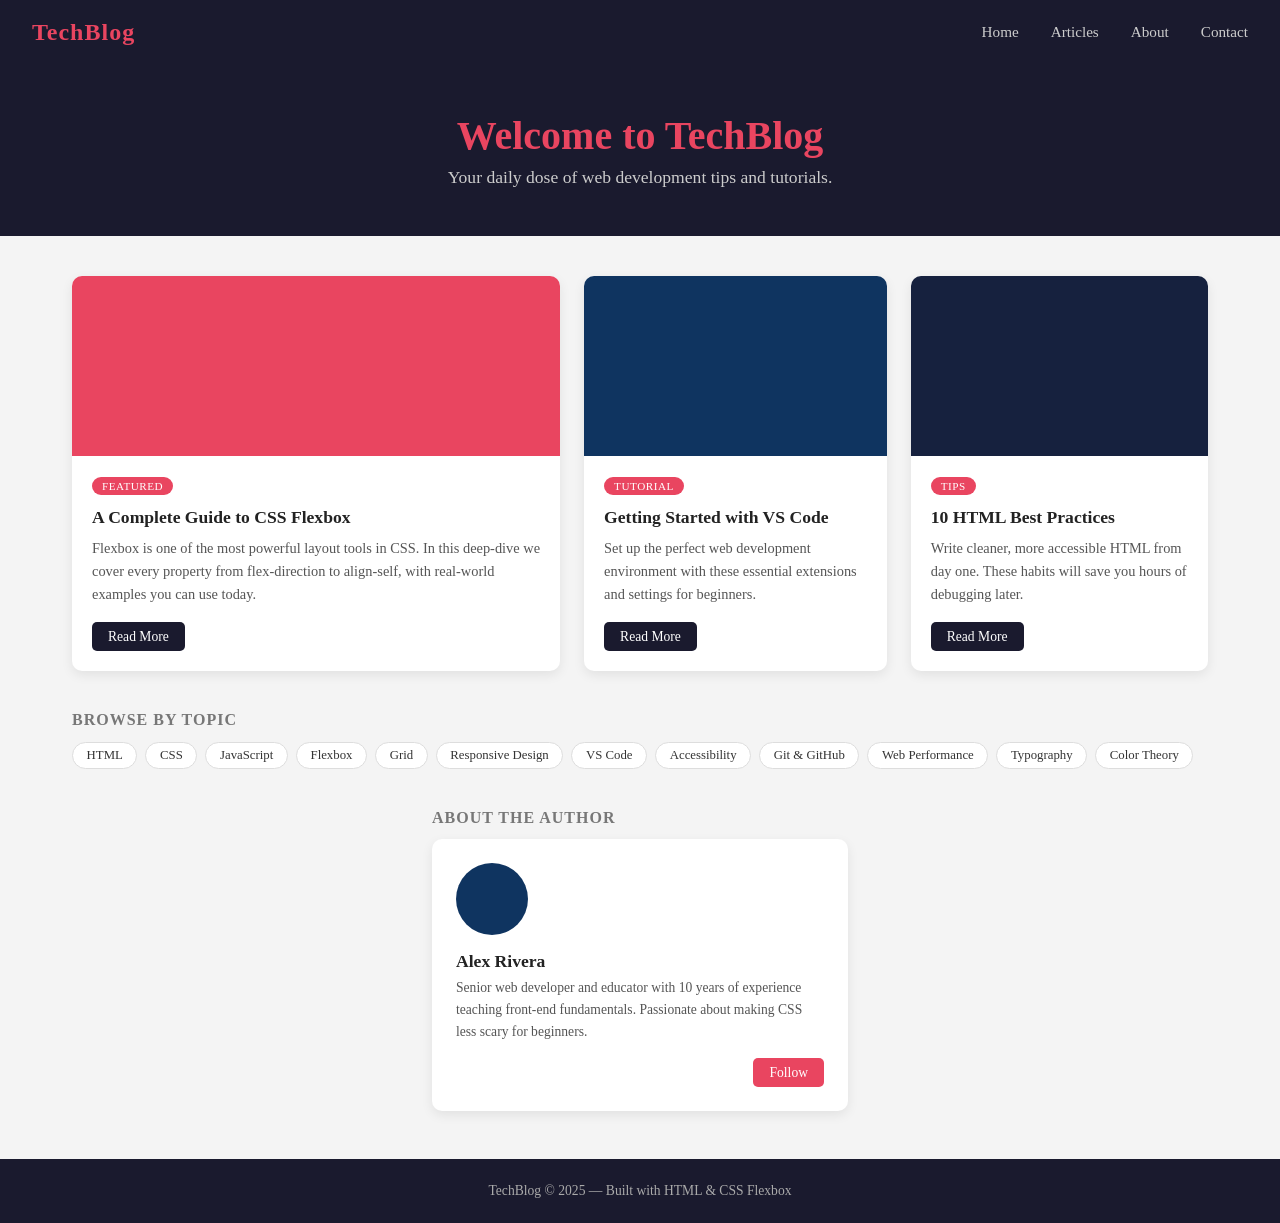
<file: cs140_project/index.html>
<!DOCTYPE html>
<html lang="en">
<head>
  <meta charset="UTF-8" />
  <meta name="viewport" content="width=device-width, initial-scale=1.0"/>
  <title>Tech Blog – Flexbox Activity</title>
  <link rel="stylesheet" href="style.css" />
</head>
<body>

  <!-- ============================
       NAVBAR
       Your job: make the logo sit
       on the LEFT and the nav links
       sit on the RIGHT using flexbox.
  ============================= -->
  <nav class="navbar">
    <div class="logo">TechBlog</div>
    <ul class="nav-links">
      <li><a href="#">Home</a></li>
      <li><a href="#">Articles</a></li>
      <li><a href="#">About</a></li>
      <li><a href="#">Contact</a></li>
    </ul>
  </nav>

  <!-- ============================
       HERO / PAGE HEADER
       (already styled for you)
  ============================= -->
  <header class="hero">
    <h1>Welcome to TechBlog</h1>
    <p>Your daily dose of web development tips and tutorials.</p>
  </header>

  <!-- ============================
       CARD SECTION
       Your job: lay the three cards
       out SIDE BY SIDE with even
       spacing using flexbox.
  ============================= -->
  <main class="card-section">

    <!-- TASK 8: make this card "featured"
         so it grows wider than the others -->
    <article class="card card-featured">
      <div class="card-img img-featured"></div>
      <div class="card-body">
        <span class="tag">Featured</span>
        <h2>A Complete Guide to CSS Flexbox</h2>
        <p>Flexbox is one of the most powerful layout tools in CSS. In this deep-dive we cover every property from flex-direction to align-self, with real-world examples you can use today.</p>
        <a href="#" class="btn">Read More</a>
      </div>
    </article>

    <article class="card">
      <div class="card-img img-2"></div>
      <div class="card-body">
        <span class="tag">Tutorial</span>
        <h2>Getting Started with VS Code</h2>
        <p>Set up the perfect web development environment with these essential extensions and settings for beginners.</p>
        <a href="#" class="btn">Read More</a>
      </div>
    </article>

    <article class="card">
      <div class="card-img img-3"></div>
      <div class="card-body">
        <span class="tag">Tips</span>
        <h2>10 HTML Best Practices</h2>
        <p>Write cleaner, more accessible HTML from day one. These habits will save you hours of debugging later.</p>
        <a href="#" class="btn">Read More</a>
      </div>
    </article>

  </main>

  <!-- ============================
       TAGS / TOPIC ROW
       TASK 9: These topic tags should
       wrap onto multiple lines when
       there are too many to fit in
       one row. Right now they overflow!
       Hint: one property controls
       whether flex items can wrap.
  ============================= -->
  <section class="topics">
    <h3 class="topics-heading">Browse by Topic</h3>
    <div class="tag-row">
      <span class="topic-tag">HTML</span>
      <span class="topic-tag">CSS</span>
      <span class="topic-tag">JavaScript</span>
      <span class="topic-tag">Flexbox</span>
      <span class="topic-tag">Grid</span>
      <span class="topic-tag">Responsive Design</span>
      <span class="topic-tag">VS Code</span>
      <span class="topic-tag">Accessibility</span>
      <span class="topic-tag">Git &amp; GitHub</span>
      <span class="topic-tag">Web Performance</span>
      <span class="topic-tag">Typography</span>
      <span class="topic-tag">Color Theory</span>
    </div>
  </section>

  <!-- ============================
       AUTHOR CARD
       TASK 10: The author card contains
       an avatar, a text block, and a
       button. They should stack
       VERTICALLY (column), not
       side by side.
       Hint: flex-direction has a value
       for this.

       TASK 11: The "Follow" button
       should align itself to the RIGHT
       edge of the card, even though
       everything else is left-aligned.
       Hint: only ONE item should move —
       use a property applied to the
       button itself, not the container.
  ============================= -->
  <section class="author-section">
    <h3 class="author-heading">About the Author</h3>
    <div class="author-card">
      <div class="author-avatar"></div>
      <div class="author-info">
        <h4>Alex Rivera</h4>
        <p>Senior web developer and educator with 10 years of experience teaching front-end fundamentals. Passionate about making CSS less scary for beginners.</p>
      </div>
      <a href="#" class="btn btn-follow">Follow</a>
    </div>
  </section>

  <footer class="footer">
    <p>TechBlog &copy; 2025 — Built with HTML &amp; CSS Flexbox</p>
  </footer>

</body>
</html>
</file>
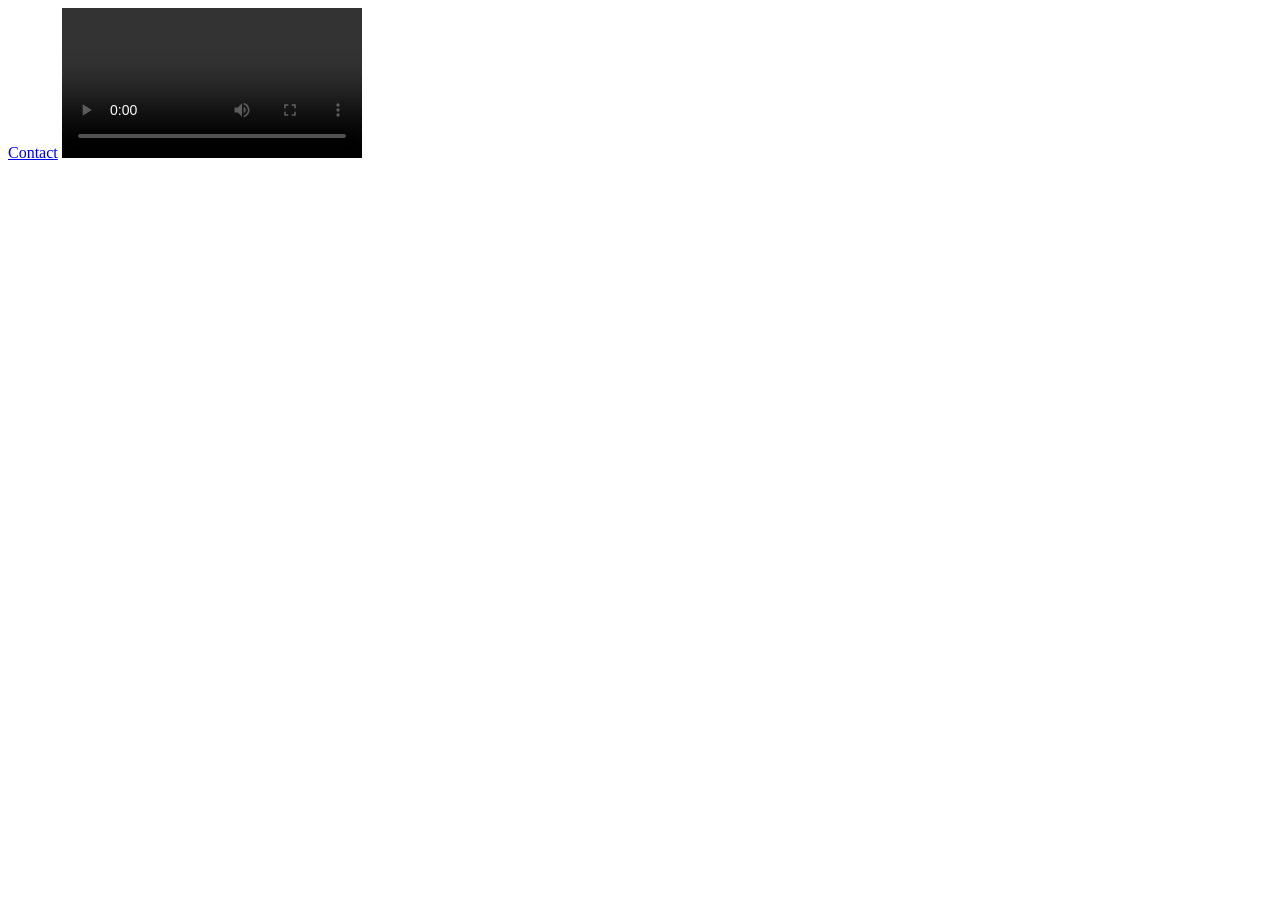
<file: sample.html>
<!DOCTYPE html>
<html lang="en">
<head>
    <meta charset="UTF-8">
    <meta name="viewport" content="width=, initial-scale=1.0">
    <title>Document</title>
</head>
<body>
    <a href="#">Contact</a>
    <video controls=""></video>
</body>
</html>
</file>
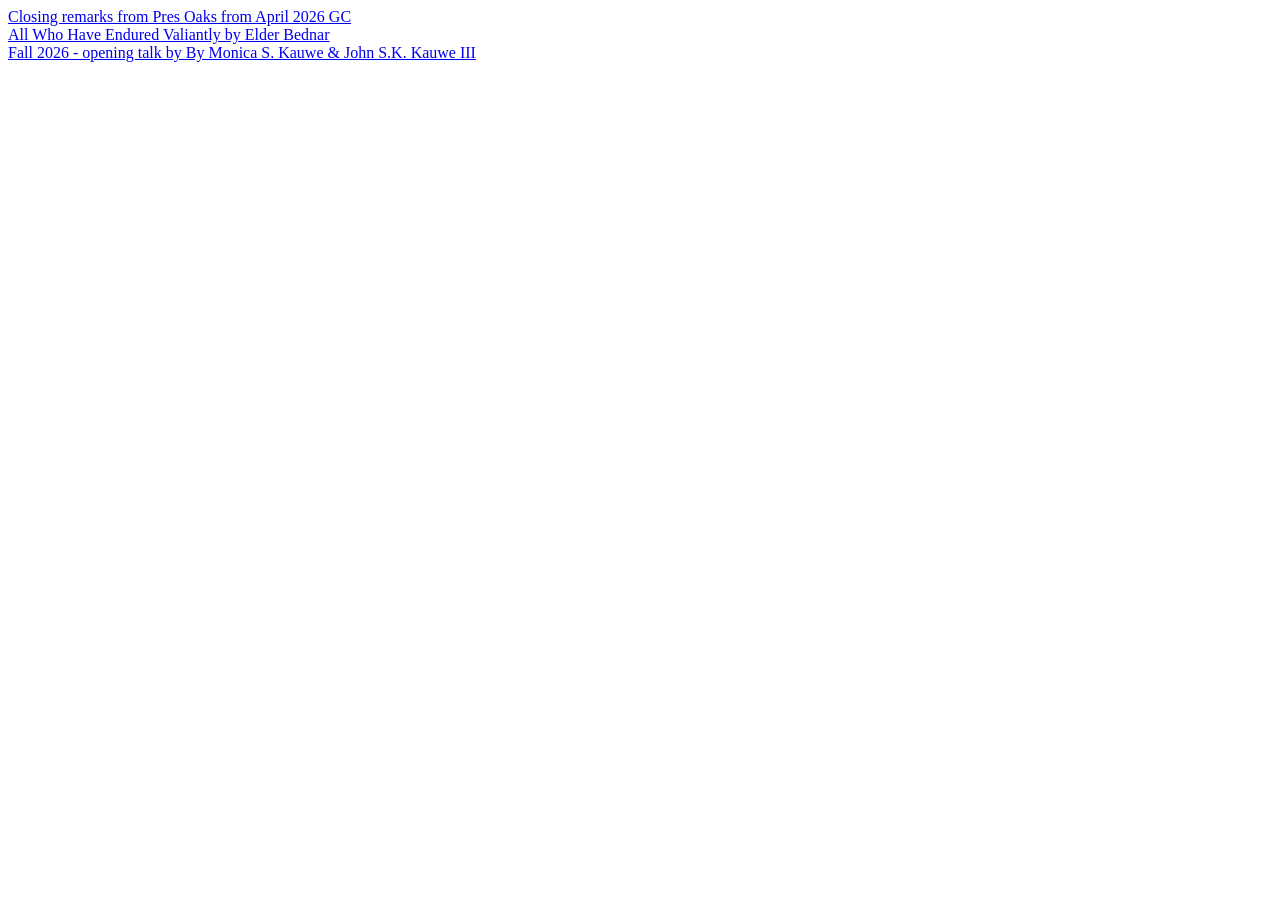
<file: projects/burger.html>
<!DOCTYPE html>
<html lang="en">
<head>
    <meta charset="UTF-8">
    <meta name="viewport" content="width=device-width, initial-scale=1.0">
    <title>Document</title>
</head>
<body>
    <header>
        <nav>
            <a href="https://www.churchofjesuschrist.org/study/general-conference/2026/04/59oaks?lang=eng">Closing remarks from Pres Oaks from April 2026 GC</a> <br>
            <a href="https://www.churchofjesuschrist.org/study/general-conference/2026/04/16bednar?lang=eng">All Who Have Endured Valiantly by Elder Bednar</a> <br>
            <a href="https://speeches.byuh.edu/devotionals/upon-the-rock-of-our-redeemer">Fall 2026 - opening talk by By Monica S. Kauwe & John S.K. Kauwe III</a> <br>
        </nav>
    </header>
</body>
</html>
</file>
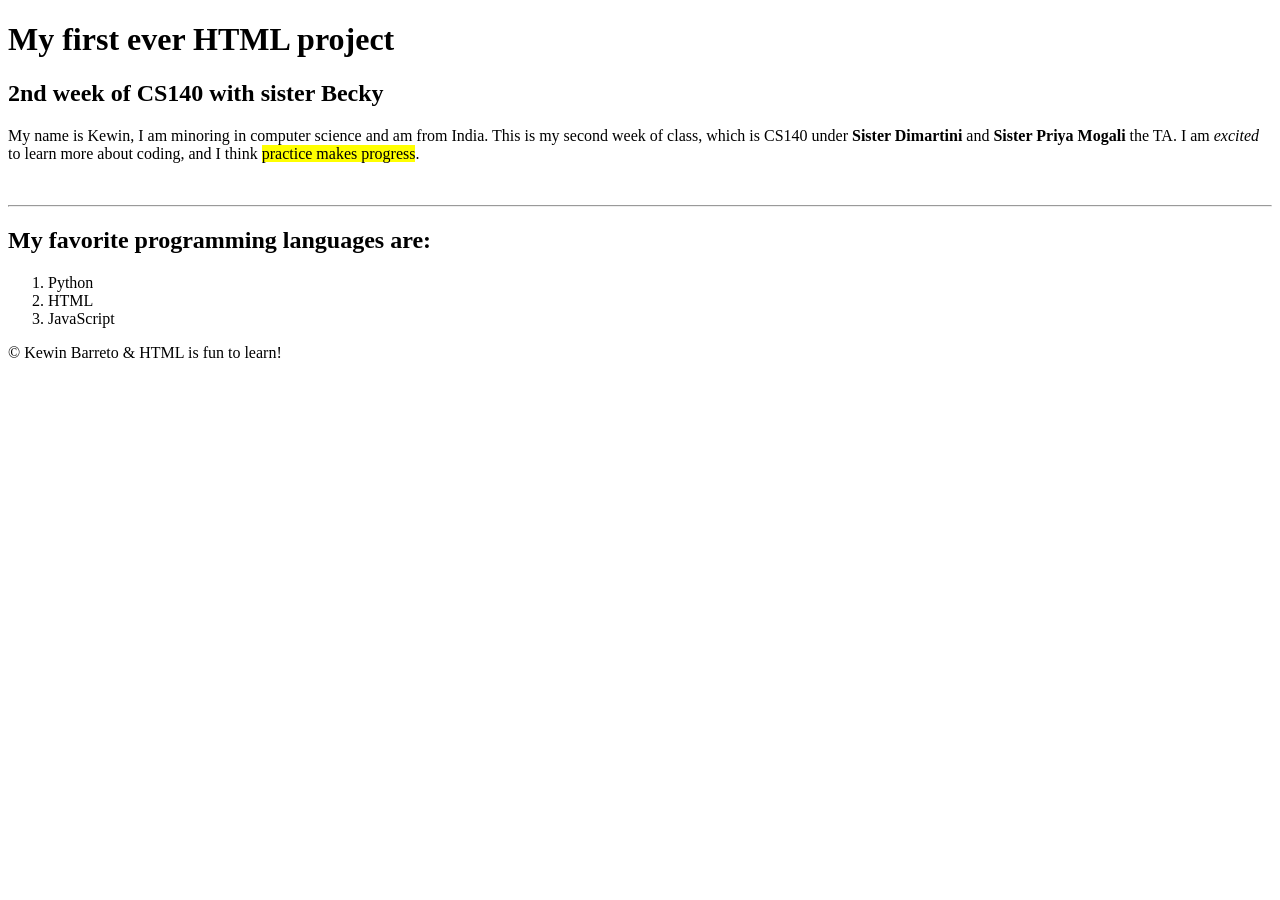
<file: projects/elements.html>
<!DOCTYPE html>
<html lang="en">
    <head>
        <title>First Project</title>
    </head>
<body>

        <h1>My first ever HTML project</h1>

        <h2>2nd week of CS140 with sister Becky</h2>

        <p>
            My name is Kewin, I am minoring in computer science and am from India. This is my second week of class, which is CS140 under <strong>Sister Dimartini</strong> and <strong>Sister Priya Mogali</strong> the TA.
            I am <em>excited</em> to learn more about coding, and I think <mark>practice makes progress</mark>. 
        </p>
        <br>
        <hr>
    
        <h2>My favorite programming languages are:</h2>
        <ol>
            <li>Python</li>
            <li>HTML</li>
            <li>JavaScript</li>
        </ol>

&copy; Kewin Barreto &amp; HTML is fun to learn!

</body>
</html>
</file>
<file: cs140_project/style.css>
* {
    margin: 0;
    padding: 0;
    box-sizing: border-box;
}

body {
    font-family: Georgia, serif;
    background-color: #f4f4f4;
    color: #222;
}

.navbar {
    background-color: #1a1a2e;
    padding: 0 2rem;
    height: 64px;
    display: flex;
    align-items: center;
    justify-content: space-between;
}

.logo {
    color: #e94560;
    font-size: 1.5rem;
    font-weight: bold;
    letter-spacing: 1px;
}

.nav-links {
    list-style: none;
    display: flex;
    gap: 2rem;
}

.nav-links a {
    color: #ccc;
    text-decoration: none;
    font-size: 0.95rem;
}

.nav-links a:hover {
    color: #e94560;
}

.hero {
    background-color: #1a1a2e;
    color: white;
    text-align: center;
    padding: 3rem 2rem;
}

.hero h1 {
    font-size: 2.5rem;
    margin-bottom: 0.5rem;
    color: #e94560;
}

.hero p {
    font-size: 1.1rem;
    color: #ccc;
}

.card-section {
    max-width: 1200px;
    margin: 2.5rem auto;
    padding: 0 2rem;
    display: flex;
    gap: 1.5rem;
    align-items: flex-start;
}

.card {
    background: white;
    border-radius: 10px;
    overflow: hidden;
    box-shadow: 0 4px 12px rgba(0,0,0,0.08);
    flex-grow: 1;
}

.card-featured {
    flex-grow: 2;
}

.card-img {
    width: 100%;
    height: 180px;
}

.img-featured {
    background-color: #e94560;
}

.img-2 {
    background-color: #0f3460;
}

.img-3 {
    background-color: #16213e;
}

.card-body {
    padding: 1.25rem;
}

.tag {
    display: inline-block;
    background: #e94560;
    color: white;
    font-size: 0.7rem;
    padding: 3px 10px;
    border-radius: 20px;
    margin-bottom: 0.6rem;
    text-transform: uppercase;
    letter-spacing: 0.5px;
}

.card-body h2 {
    font-size: 1.1rem;
    margin-bottom: 0.5rem;
    line-height: 1.4;
}

.card-body p {
    font-size: 0.9rem;
    color: #555;
    line-height: 1.6;
    margin-bottom: 1rem;
}

.btn {
    display: inline-block;
    background: #1a1a2e;
    color: white;
    text-decoration: none;
    padding: 0.4rem 1rem;
    border-radius: 5px;
    font-size: 0.85rem;
}

.btn:hover {
    background: #e94560;
}

.topics {
    max-width: 1200px;
    margin: 0 auto 2.5rem;
    padding: 0 2rem;
}

.topics-heading {
    font-size: 1rem;
    text-transform: uppercase;
    letter-spacing: 1px;
    color: #777;
    margin-bottom: 0.8rem;
}

.tag-row {
    display: flex;
    flex-wrap: wrap;
    gap: 0.5rem;
}

.topic-tag {
    background: white;
    border: 1px solid #ddd;
    color: #333;
    font-size: 0.8rem;
    padding: 0.3rem 0.85rem;
    border-radius: 20px;
    white-space: nowrap;
}

.topic-tag:hover {
    background: #e94560;
    color: white;
    border-color: #e94560;
    cursor: pointer;
}

.author-section {
    max-width: 480px;
    margin: 0 auto 3rem;
    padding: 0 2rem;
}

.author-heading {
    font-size: 1rem;
    text-transform: uppercase;
    letter-spacing: 1px;
    color: #777;
    margin-bottom: 0.8rem;
}

.author-card {
    background: white;
    border-radius: 10px;
    padding: 1.5rem;
    box-shadow: 0 4px 12px rgba(0,0,0,0.08);
    display: flex;
    flex-direction: column;
    gap: 1rem;
}

.author-avatar {
    width: 72px;
    height: 72px;
    border-radius: 50%;
    background-color: #0f3460;
}

.author-info h4 {
    font-size: 1.1rem;
    margin-bottom: 0.3rem;
}

.author-info p {
    font-size: 0.85rem;
    color: #555;
    line-height: 1.6;
}

.btn-follow {
    background: #e94560;
    align-self: flex-end;
}

.footer {
    background-color: #1a1a2e;
    color: #aaa;
    text-align: center;
    padding: 1.5rem;
    font-size: 0.85rem;
    margin-top: 3rem;
}
</file>
